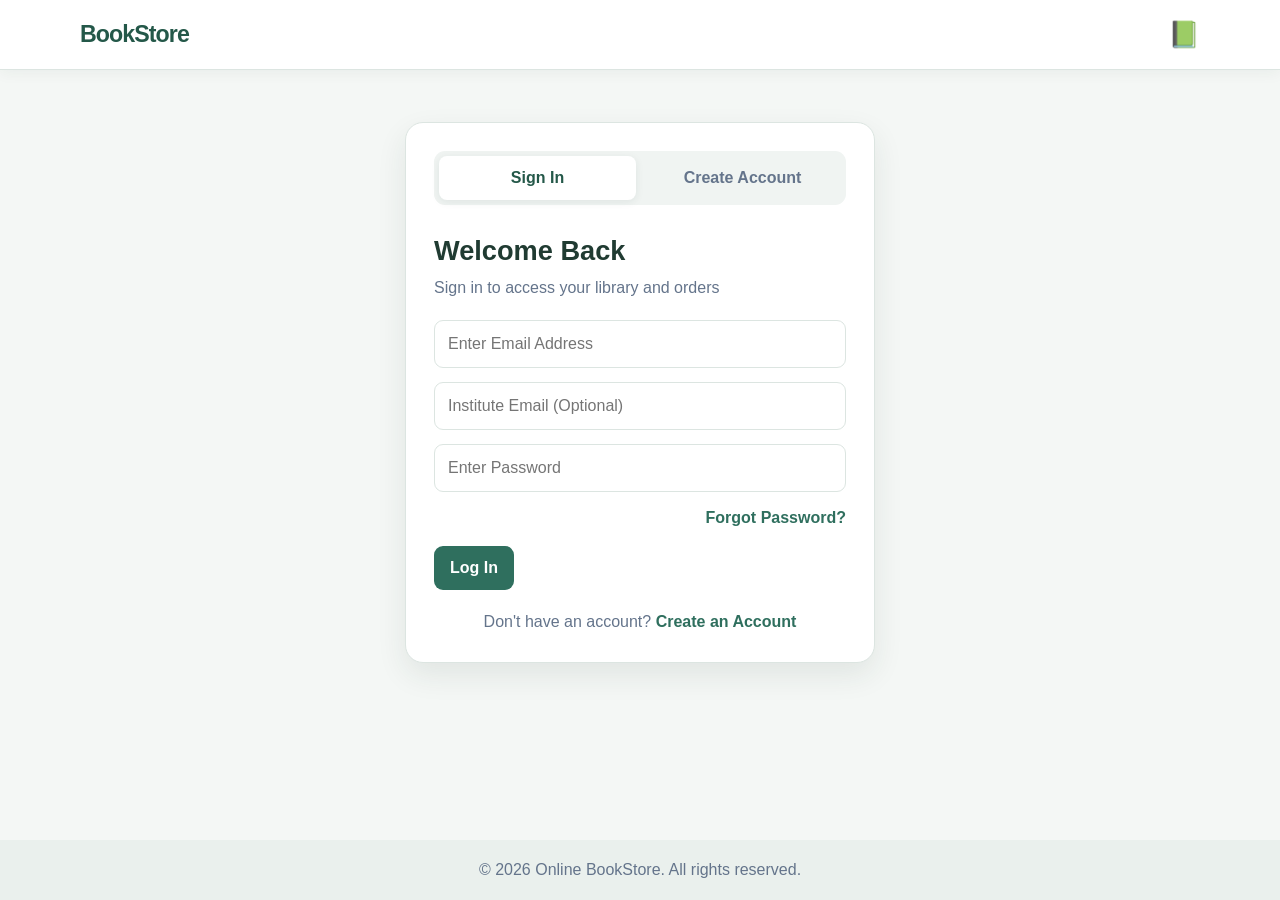
<file: index.html>
<!DOCTYPE html>
<html lang="en">
<head>
  <meta charset="UTF-8">
  <meta name="viewport" content="width=device-width, initial-scale=1.0">
  <title>BookStore - Sign In & Registration</title>
  <link rel="stylesheet" href="css/style.css">
</head>
<body>
  <header>
    <a href="index.html" class="logotitle">BookStore</a>
    <h3>📗</h3>
  </header>

  <main>
    <div class="auth-container">
      <!-- Navigation Tabs -->
      <div class="auth-tabs" id="auth-tabs">
        <button type="button" class="tab-btn active" data-target="login-view">Sign In</button>
        <button type="button" class="tab-btn" data-target="register-view">Create Account</button>
      </div>

      <!-- Sign In View -->
      <div id="login-view" class="auth-view active">
        <h2>Welcome Back</h2>
        <p style="margin-top: 0.25rem; margin-bottom: 1.25rem; color: #64748b;">
          Sign in to access your library and orders
        </p>

        <form id="login-form">
          <div class="form-group">
            <input 
              type="email" 
              id="login-email" 
              name="email"
              placeholder="Enter Email Address" 
              pattern="[a-zA-Z0-9._%+\-]+@[a-zA-Z0-9.\-]+\.[a-zA-Z]{2,}"
              title="Enter a valid email address (e.g., name@domain.com)"
              required
            >
          </div>

          <div class="form-group">
            <input 
              type="email" 
              id="login-institute-email" 
              name="institute-email"
              placeholder="Institute Email (Optional)"
              pattern="[a-zA-Z0-9._%+\-]+@[a-zA-Z0-9.\-]+\.(edu|ac\.[a-z]{2,}|edu\.[a-z]{2,})"
              title="Must end in .edu or .ac.*"
            >
          </div>

          <div class="form-group">
            <input 
              type="password" 
              id="login-password" 
              name="password"
              placeholder="Enter Password" 
              minlength="8"
              pattern="(?=.*\d)(?=.*[a-zA-Z]).{8,}"
              title="At least 8 characters with letters and numbers"
              required
            >
          </div>

          <div class="form-options">
            <a href="#" id="goto-forgot">Forgot Password?</a>
          </div>

          <button type="submit" class="btn">Log In</button>
        </form>

        <div class="auth-footer">
          Don't have an account? <a href="#" id="link-to-register">Create an Account</a>
        </div>
      </div>

      <!-- Sign Up / Register View -->
      <div id="register-view" class="auth-view">
        <h2>Join BookStore</h2>
        <p style="margin-top: 0.25rem; margin-bottom: 1.25rem; color: #64748b;">
          Create an account to start buying and selling books
        </p>

        <form id="register-form">
          <div class="form-group">
            <input 
              type="text" 
              id="register-name" 
              name="fullName"
              placeholder="Full Name" 
              required
            >
          </div>

          <div class="form-group">
            <input 
              type="email" 
              id="register-email" 
              name="email"
              placeholder="Primary Email Address" 
              pattern="[a-zA-Z0-9._%+\-]+@[a-zA-Z0-9.\-]+\.[a-zA-Z]{2,}"
              title="Enter a valid email address"
              required
            >
          </div>

          <div class="form-group">
            <input 
              type="email" 
              id="register-institute-email" 
              name="institute-email"
              placeholder="Institute Email (Optional, for student discounts)"
              pattern="[a-zA-Z0-9._%+\-]+@[a-zA-Z0-9.\-]+\.(edu|ac\.[a-z]{2,}|edu\.[a-z]{2,})"
              title="Must end in .edu or .ac.*"
            >
          </div>

          <div class="form-group">
            <input 
              type="password" 
              id="register-password" 
              name="password"
              placeholder="Create Password (min. 8 characters, letters & digits)" 
              minlength="8"
              pattern="(?=.*\d)(?=.*[a-zA-Z]).{8,}"
              title="Must contain at least 8 characters, including letters and numbers"
              required
            >
          </div>

          <div class="form-group">
            <input 
              type="password" 
              id="register-confirm-password" 
              name="confirmPassword"
              placeholder="Confirm Password" 
              required
            >
            <span class="error-hint" id="password-match-error">Passwords do not match.</span>
          </div>

          <button type="submit" class="btn">Register</button>
        </form>

        <div class="auth-footer">
          Already registered? <a href="#" id="link-to-login">Sign In</a>
        </div>
      </div>

      <!-- Forgot Password View -->
      <div id="forgot-view" class="auth-view">
        <h2>Reset Password</h2>
        <p style="margin-top: 0.25rem; margin-bottom: 1.25rem; color: #64748b;">
          Enter your registered email and we'll send you a link to reset your password.
        </p>

        <div id="reset-success-msg" class="feedback-message feedback-success">
          If that email matches an account, a password reset link has been sent.
        </div>

        <form id="forgot-form">
          <div class="form-group">
            <input 
              type="email" 
              id="forgot-email" 
              name="email"
              placeholder="Enter your registered email" 
              pattern="[a-zA-Z0-9._%+\-]+@[a-zA-Z0-9.\-]+\.[a-zA-Z]{2,}"
              title="Enter a valid email address"
              required
            >
          </div>

          <button type="submit" class="btn">Send Reset Link</button>
        </form>

        <div class="auth-footer">
          Remembered your password? <a href="#" id="link-back-to-login">Back to Sign In</a>
        </div>
      </div>
    </div>
  </main>

  <footer>
    <p>&copy; 2026 Online BookStore. All rights reserved.</p>
  </footer>

  <script src="js/cart.js"></script>
  <script src="js/app.js"></script>

  <script>
    // Tab switching and dynamic view management
    const views = {
      login: document.getElementById('login-view'),
      register: document.getElementById('register-view'),
      forgot: document.getElementById('forgot-view')
    };

    const tabsContainer = document.getElementById('auth-tabs');
    const tabButtons = document.querySelectorAll('.tab-btn');

    function switchView(viewName) {
      Object.keys(views).forEach(key => {
        views[key].classList.remove('active');
      });

      if (views[viewName]) {
        views[viewName].classList.add('active');
      }

      // Hide tabs when in Forgot Password view
      if (viewName === 'forgot') {
        tabsContainer.style.display = 'none';
      } else {
        tabsContainer.style.display = 'flex';
        tabButtons.forEach(btn => {
          btn.classList.toggle('active', btn.dataset.target === `${viewName}-view`);
        });
      }
    }

    // Tab buttons
    tabButtons.forEach(button => {
      button.addEventListener('click', () => {
        const targetView = button.dataset.target.replace('-view', '');
        switchView(targetView);
      });
    });

    // In-page anchor transitions
    document.getElementById('goto-forgot').addEventListener('click', (e) => {
      e.preventDefault();
      switchView('forgot');
    });

    document.getElementById('link-to-register').addEventListener('click', (e) => {
      e.preventDefault();
      switchView('register');
    });

    document.getElementById('link-to-login').addEventListener('click', (e) => {
      e.preventDefault();
      switchView('login');
    });

    document.getElementById('link-back-to-login').addEventListener('click', (e) => {
      e.preventDefault();
      switchView('login');
    });

    // Registration password matching check
    const registerPassword = document.getElementById('register-password');
    const confirmPassword = document.getElementById('register-confirm-password');
    const matchError = document.getElementById('password-match-error');

    function validatePasswordMatch() {
      if (confirmPassword.value && registerPassword.value !== confirmPassword.value) {
        confirmPassword.setCustomValidity('Passwords do not match');
        matchError.style.display = 'block';
      } else {
        confirmPassword.setCustomValidity('');
        matchError.style.display = 'none';
      }
    }

    registerPassword.addEventListener('input', validatePasswordMatch);
    confirmPassword.addEventListener('input', validatePasswordMatch);

    // Form handlers
    document.getElementById('forgot-form').addEventListener('submit', (e) => {
      e.preventDefault();
      document.getElementById('reset-success-msg').style.display = 'block';
      document.getElementById('forgot-form').reset();
    });

    document.getElementById('login-form').addEventListener('submit', (e) => {
      e.preventDefault();
      // Add authentication logic here, then redirect:
      window.location.href = 'shop.html';
    });

    document.getElementById('register-form').addEventListener('submit', (e) => {
      e.preventDefault();
      // Add registration logic here:
      window.location.href = 'shop.html';
    });
  </script>
</body>
</html>
</file>
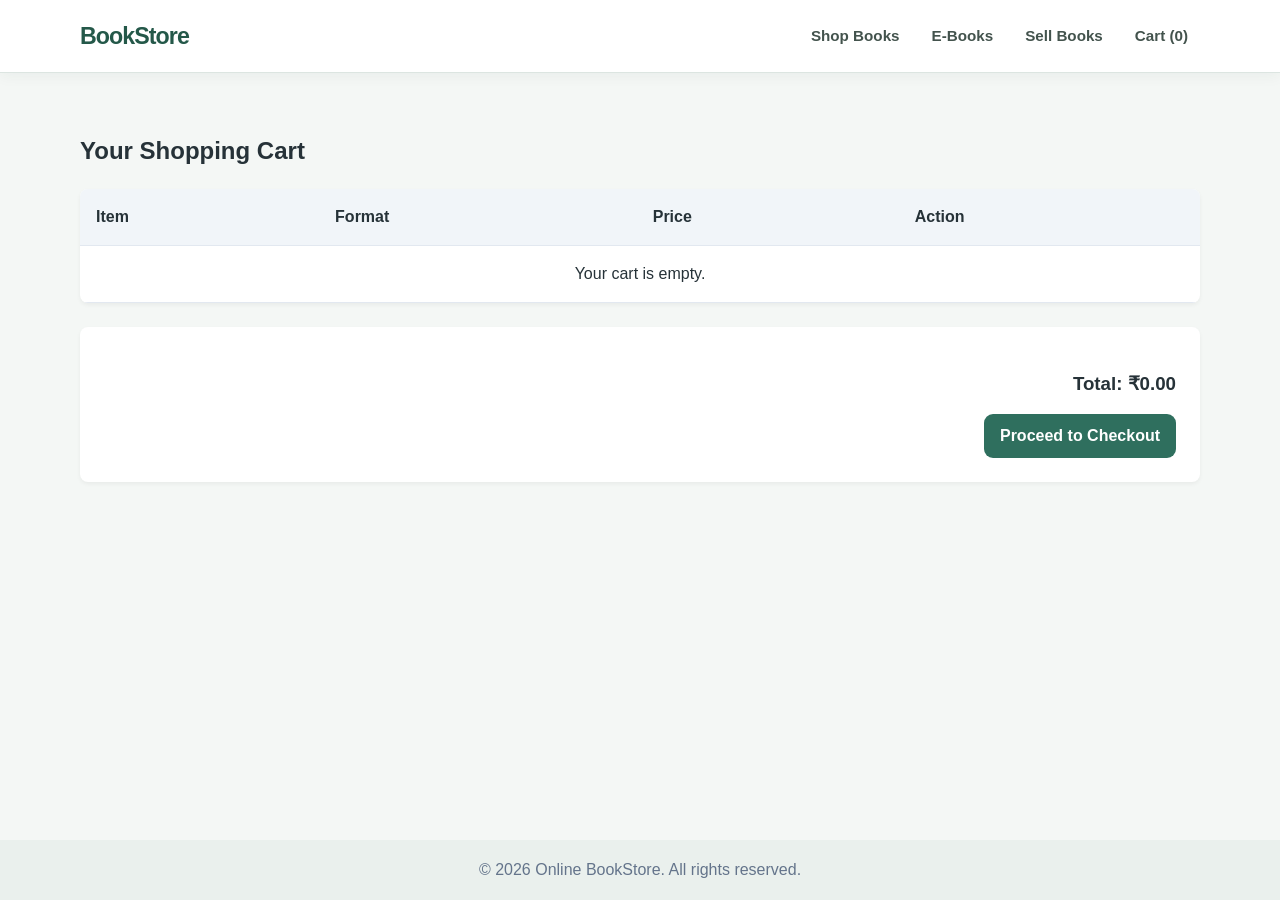
<file: cart.html>
<!DOCTYPE html>
<html lang="en">
<head>
  <meta charset="UTF-8">
  <title>BookStore - Cart</title>
  <link rel="stylesheet" href="css/style.css">
  <link rel="stylesheet" href="css/cart.css">
</head>
<body>
  <header>
    <nav>
      <a href="index.html" class="logo">BookStore</a>
      <ul class="nav-links">
        <li><a href="shop.html">Shop Books</a></li>
        <li><a href="ebook.html">E-Books</a></li>
        <li><a href="sellbook.html">Sell Books</a></li>
        <li><a href="cart.html">Cart (<span id="cart-count">0</span>)</a></li>
      </ul>
    </nav>
  </header>

  <main>
    <h2>Your Shopping Cart</h2>
    <div style="margin-top: 1rem;">
      <table class="cart-table">
        <thead>
          <tr>
            <th>Item</th>
            <th>Format</th>
            <th>Price</th>
            <th>Action</th>
          </tr>
        </thead>
        <tbody id="cart-items-body">
          <!-- Populated by JavaScript -->
        </tbody>
      </table>

      <div class="cart-summary">
        <h3>Total: ₹<span id="cart-total">0.00</span></h3>
        <a href="checkout.html" class="btn" style="text-decoration: none;">Proceed to Checkout</a>
      </div>
    </div>
  </main>

  <footer>
    <p>&copy; 2026 Online BookStore. All rights reserved.</p>
  </footer>

  <script src="js/cart.js"></script>
  <script>
    // Inline rendering logic to populate the cart table
    function renderCart() {
      const cart = getCart();
      const tbody = document.getElementById("cart-items-body");
      const totalElement = document.getElementById("cart-total");
      tbody.innerHTML = "";

      if (cart.length === 0) {
        tbody.innerHTML = "<tr><td colspan='4' style='text-align:center;'>Your cart is empty.</td></tr>";
        totalElement.textContent = "0.00";
        return;
      }

      let total = 0;
      cart.forEach((item, index) => {
        total += item.price;
        const row = document.createElement("tr");
        row.innerHTML = `
          <td>${item.title}</td>
          <td>${item.type}</td>
          <td>$${item.price.toFixed(2)}</td>
          <td><button class="btn-remove" onclick="removeFromCart(${index})">Remove</button></td>
        `;
        tbody.appendChild(row);
      });

      totalElement.textContent = total.toFixed(2);
    }

    document.addEventListener("DOMContentLoaded", renderCart);
  </script>
</body>
</html>
</file>
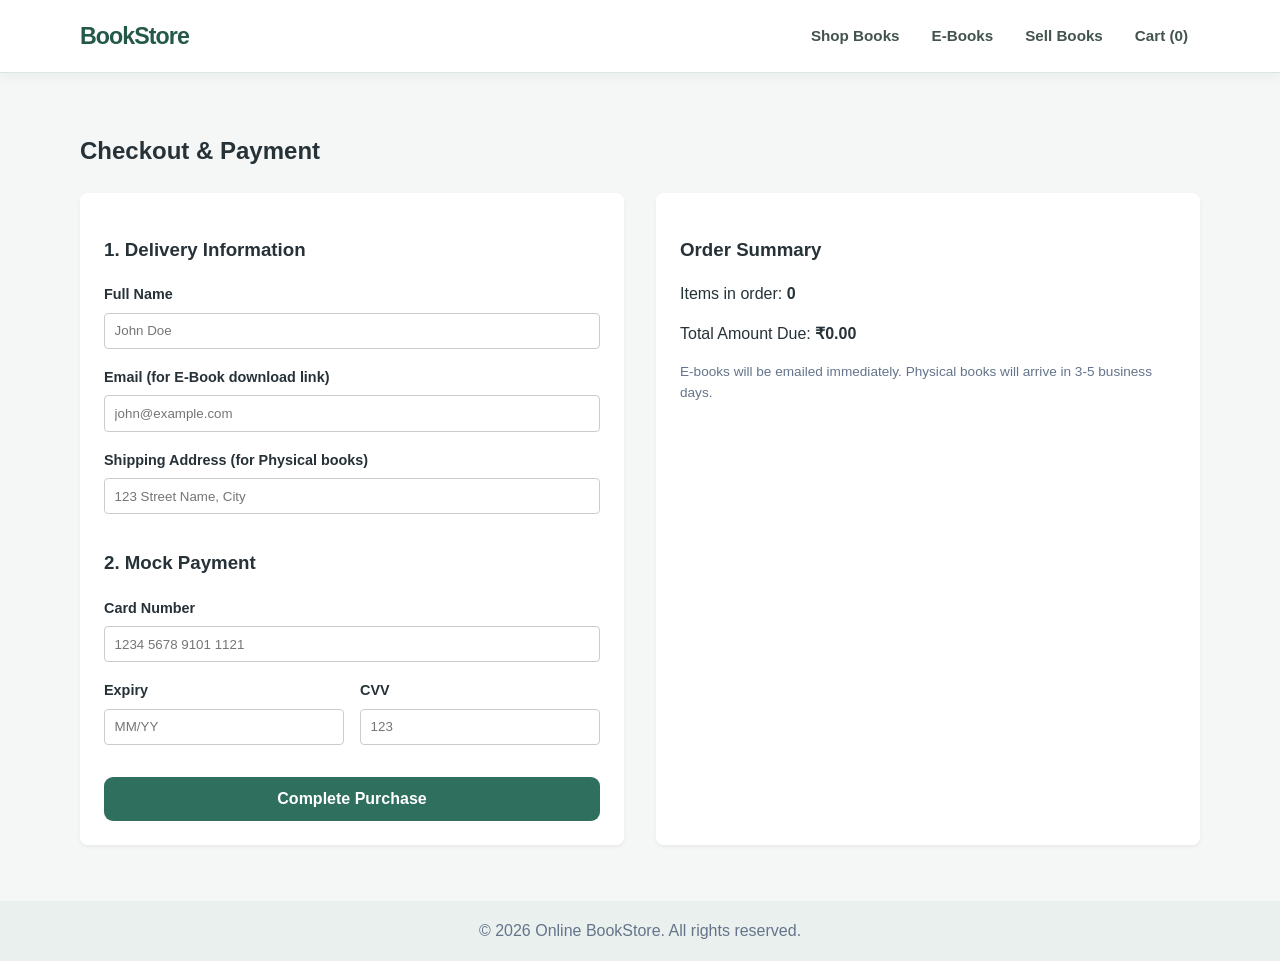
<file: checkout.html>
<!DOCTYPE html>
<html lang="en">
<head>
  <meta charset="UTF-8">
  <title>BookStore - Checkout</title>
  <link rel="stylesheet" href="css/style.css">
  <link rel="stylesheet" href="css/cart.css">
</head>
<body>
  <header>
    <nav>
      <a href="index.html" class="logo">BookStore</a>
      <ul class="nav-links">
        <li><a href="shop.html">Shop Books</a></li>
        <li><a href="ebook.html">E-Books</a></li>
        <li><a href="sellbook.html">Sell Books</a></li>
        <li><a href="cart.html">Cart (<span id="cart-count">0</span>)</a></li>
      </ul>
    </nav>
  </header>

  <main>
    <h2>Checkout & Payment</h2>
    <div class="checkout-grid" style="margin-top: 1.5rem;">
      <!-- Customer Info Form -->
      <form class="checkout-form" id="checkout-form">
        <h3>1. Delivery Information</h3>
        <label>Full Name</label>
        <input type="text" placeholder="John Doe" required>

        <label>Email (for E-Book download link)</label>
        <input type="email" placeholder="john@example.com" required>

        <label>Shipping Address (for Physical books)</label>
        <input type="text" placeholder="123 Street Name, City">

        <h3>2. Mock Payment</h3>
        <label>Card Number</label>
        <input type="text" placeholder="1234 5678 9101 1121" required>

        <div style="display: flex; gap: 1rem;">
          <div style="flex: 1;">
            <label>Expiry</label>
            <input type="text" placeholder="MM/YY" required>
          </div>
          <div style="flex: 1;">
            <label>CVV</label>
            <input type="text" placeholder="123" required>
          </div>
        </div>

        <button type="submit" class="btn" style="width: 100%; margin-top: 1rem;">Complete Purchase</button>
      </form>

      <!-- Order Summary -->
      <div class="checkout-form">
        <h3>Order Summary</h3>
        <p style="margin: 1rem 0;">Items in order: <strong id="order-count">0</strong></p>
        <p style="margin: 1rem 0;">Total Amount Due: <strong>₹<span id="order-total">0.00</span></strong></p>
        <p style="color: #64748b; font-size: 0.85rem;">E-books will be emailed immediately. Physical books will arrive in 3-5 business days.</p>
      </div>
    </div>
  </main>

  <footer>
    <p>&copy; 2026 Online BookStore. All rights reserved.</p>
  </footer>

  <script src="js/cart.js"></script>
  <script>
    document.addEventListener("DOMContentLoaded", function () {
      const cart = getCart();
      const countElement = document.getElementById("order-count");
      const totalElement = document.getElementById("order-total");

      countElement.textContent = cart.length;
      const total = cart.reduce((sum, item) => sum + item.price, 0);
      totalElement.textContent = total.toFixed(2);

      const checkoutForm = document.getElementById("checkout-form");
      checkoutForm.addEventListener("submit", function (e) {
        e.preventDefault();
        alert("Payment successful! Your order has been placed.");
        localStorage.removeItem("bookstore_cart");
        window.location.href = "shop.html";
      });
    });
  </script>
</body>
</html>
</file>
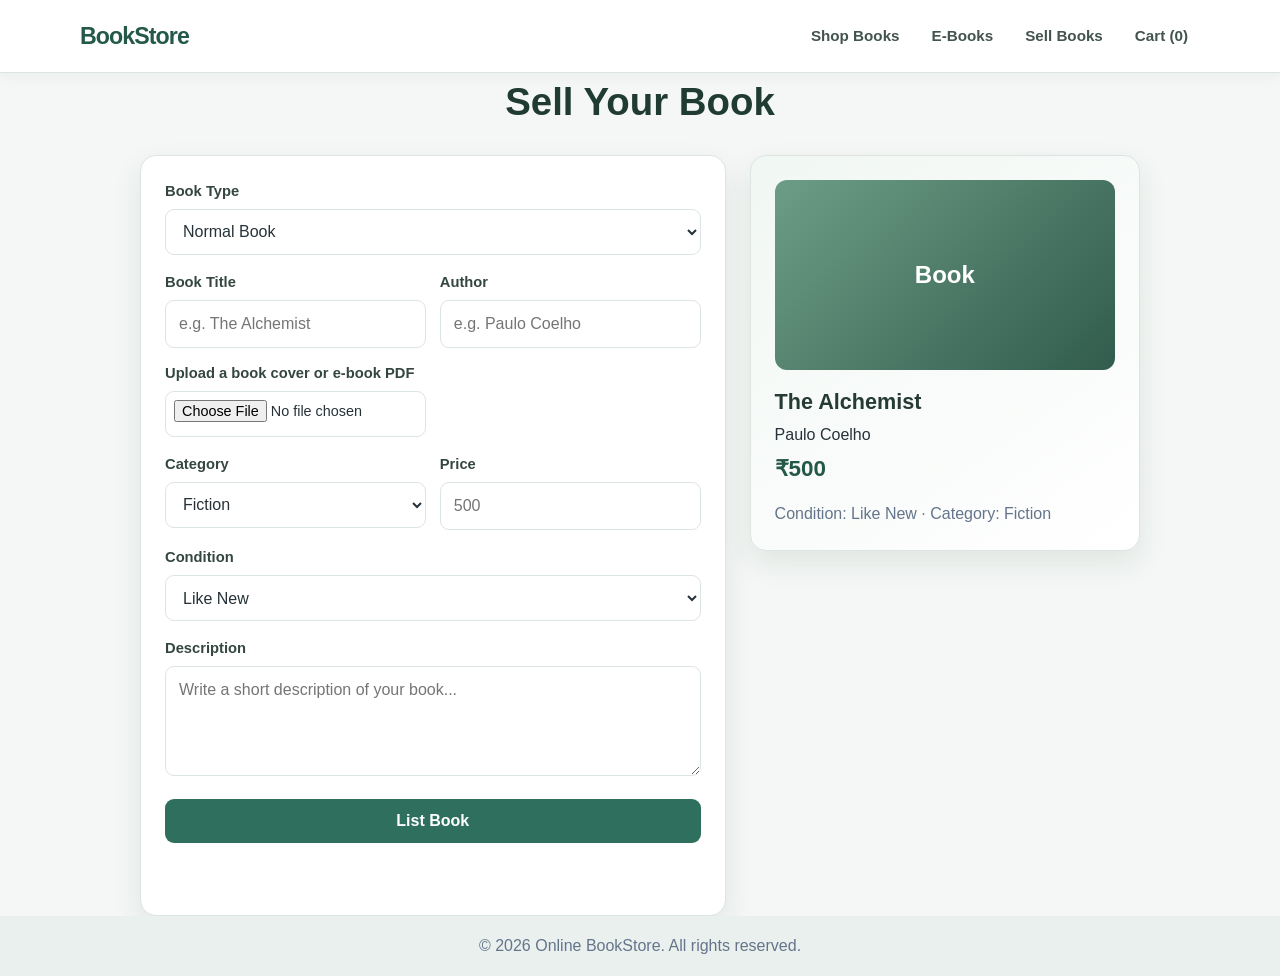
<file: sellbook.html>
<!DOCTYPE html>
<html lang="en">
<head>
  <meta charset="UTF-8" />
  <meta name="viewport" content="width=device-width, initial-scale=1.0" />
  <title>Sell Your Book</title>
  <link rel="stylesheet" href="css/style.css" />
</head>
<body>
    <header>
    <nav>
      <a href="index.html" class="logo">BookStore</a>
      <ul class="nav-links">
        <li><a href="shop.html">Shop Books</a></li>
        <li><a href="ebook.html">E-Books</a></li>
        <li><a href="sellbook.html">Sell Books</a></li>
        <li><a href="cart.html">Cart (<span id="cart-count">0</span>)</a></li>
      </ul>
    </nav>
  </header>

  <div class="container">
    <div class="header">
      <h1>Sell Your Book</h1>
    </div>

    <div class="grid">
      <div class="card">
        <form id="sellForm">
            <div>
              <label for="Type">Book Type</label>
              <select id="Type">
                <option>Normal Book</option>
                <option>3D Book</option>
                <option>Pratical Book</option>
                <option>E Book</option>
                <option>magical Book</option>
              </select>
            </div>

          <div class="form-row">
            <div>
              <label for="bookTitle">Book Title</label>
              <input type="text" id="bookTitle" placeholder="e.g. The Alchemist" required />
            </div>
            <div>
              <label for="author">Author</label>
              <input type="text" id="author" placeholder="e.g. Paulo Coelho" required />
            </div>
            <div>
  <label for="file-upload">Upload a book cover or e-book PDF</label>
  <input 
    type="file" 
    id="file-upload" 
    name="file-upload" 
    accept="image/*,application/pdf"
  >
</div>
          </div>

          <div class="form-row">
            <div>
              <label for="category">Category</label>
              <select id="category">
                <option>Fiction</option>
                <option>Science</option>
                <option>History</option>
                <option>Technology</option>
                <option>Academic</option>
              </select>
            </div>
            <div>
              <label for="price">Price</label>
              <input type="number" id="price" placeholder="500" min="0.01" step="0.01" required />
            </div>
          </div>

          <div>
            <label for="condition">Condition</label>
            <select id="condition">
              <option>Like New</option>
              <option>Good</option>
              <option>Fair</option>
              <option>Poor</option>
            </select>
          </div>

          <div>
            <label for="description">Description</label>
            <textarea id="description" placeholder="Write a short description of your book..."></textarea>
          </div>

          <button type="submit">List Book</button>
          <p id="sell-message" role="status" aria-live="polite"></p>
        </form>
      </div>

      <div class="book-preview card">
        <div class="book-image">Book</div>
        <h3 id="previewTitle">The Alchemist</h3>
        <div id="previewAuthor">Paulo Coelho</div>
        <div class="price" id="previewPrice">$500</div>
        <div class="summary" id="previewSummary">
          Condition: Like New<br />
          Category: Fiction
        </div>
      </div>
    </div>
  </div>

  <script src="js/cart.js"></script>
  <script src="js/books.js"></script>

  <footer>
    <p>&copy; 2026 Online BookStore. All rights reserved.</p>
  </footer>
</body>
</html>
</file>
<file: css/style.css>
/* Shared layout and typography */
:root {
  color-scheme: light;
  --color-ink: #263238;
  --color-muted: #64748b;
  --color-brand: #2f6f5e;
  --color-brand-dark: #245849;
  --color-brand-light: #e8f3ee;
  --color-border: #dce5e1;
  --color-surface: #ffffff;
  --color-page: #f4f7f5;
  --shadow-card: 0 12px 30px rgba(28, 54, 45, 0.09);
}

* {
  box-sizing: border-box;
}

html {
  min-width: 320px;
}

body {
  min-height: 100vh;
  margin: 0;
  display: flex;
  flex-direction: column;
  background: var(--color-page);
  color: var(--color-ink);
  font-family: Arial, Helvetica, sans-serif;
  line-height: 1.5;
}

a {
  color: var(--color-brand);
}

header {
  background: var(--color-surface);
  border-bottom: 1px solid var(--color-border);
  box-shadow: 0 3px 14px rgba(28, 54, 45, 0.05);
}

header nav {
  width: min(1120px, calc(100% - 40px));
  min-height: 72px;
  margin: 0 auto;
  display: flex;
  align-items: center;
  justify-content: space-between;
  gap: 24px;
}

.logo,
.logotitle {
  color: var(--color-brand-dark);
  font-size: 1.45rem;
  font-weight: 800;
  letter-spacing: -0.04em;
  text-decoration: none;
  white-space: nowrap;
}

.nav-links {
  display: flex;
  align-items: center;
  gap: 8px;
  margin: 0;
  padding: 0;
  list-style: none;
}

.nav-links a {
  display: block;
  padding: 9px 12px;
  border-radius: 8px;
  color: #43534d;
  font-size: 0.95rem;
  font-weight: 600;
  text-decoration: none;
  transition: background-color 160ms ease, color 160ms ease;
}

.nav-links a:hover,
.nav-links a:focus-visible {
  background: var(--color-brand-light);
  color: var(--color-brand-dark);
}

main {
  width: min(1120px, calc(100% - 40px));
  flex: 1;
  margin: 0 auto;
  padding: 40px 0 56px;
}

footer {
  padding: 18px 20px;
  background: #eaf0ed;
  color: var(--color-muted);
  text-align: center;
}

footer p {
  margin: 0;
}

/* Sign in, registration, and password reset */
body:has(.auth-container) > header {
  min-height: 70px;
  padding: 0 max(20px, calc((100% - 1120px) / 2));
  display: flex;
  align-items: center;
  justify-content: space-between;
}

body:has(.auth-container) > header h3 {
  margin: 0;
  font-size: 1.6rem;
}

.auth-container {
  width: min(100%, 470px);
  margin: 12px auto;
  padding: 28px;
  border: 1px solid var(--color-border);
  border-radius: 18px;
  background: var(--color-surface);
  box-shadow: var(--shadow-card);
}

.auth-tabs {
  display: flex;
  gap: 8px;
  margin-bottom: 26px;
  padding: 5px;
  border-radius: 11px;
  background: #f0f4f2;
}

.tab-btn {
  flex: 1;
  padding: 10px 12px;
  border: 0;
  border-radius: 8px;
  background: transparent;
  color: var(--color-muted);
  cursor: pointer;
  font: inherit;
  font-weight: 700;
}

.tab-btn.active {
  background: var(--color-surface);
  color: var(--color-brand-dark);
  box-shadow: 0 2px 8px rgba(28, 54, 45, 0.08);
}

.auth-view {
  display: none;
}

.auth-view.active {
  display: block;
}

.auth-view h2 {
  margin: 0;
  color: #203b32;
  font-size: 1.7rem;
}

.auth-view > p {
  color: var(--color-muted);
}

.form-group {
  margin-bottom: 14px;
}

.form-group input,
.grid input,
.grid select,
.grid textarea {
  width: 100%;
  min-height: 46px;
  padding: 11px 13px;
  border: 1px solid var(--color-border);
  border-radius: 9px;
  background: #fff;
  color: var(--color-ink);
  font: inherit;
}

.form-group input:focus,
.grid input:focus,
.grid select:focus,
.grid textarea:focus {
  border-color: var(--color-brand);
  outline: 3px solid rgba(47, 111, 94, 0.14);
}

.form-options {
  margin: 2px 0 16px;
  text-align: right;
}

.form-options a,
.auth-footer a {
  font-weight: 600;
  text-decoration: none;
}

.form-options a:hover,
.auth-footer a:hover {
  text-decoration: underline;
}

.auth-footer {
  margin-top: 20px;
  color: var(--color-muted);
  text-align: center;
}

.error-hint {
  display: block;
  margin-top: 5px;
  color: #b42318;
  font-size: 0.88rem;
}

.feedback-message {
  display: none;
  margin: 0 0 16px;
  padding: 12px;
  border-radius: 8px;
}

.feedback-message.feedback-success {
  background: #e9f7ef;
  color: #21633e;
}

/* Book shop and e-book library */
.section-title {
  margin: 0 0 24px;
  color: #203b32;
  font-size: clamp(1.6rem, 3vw, 2rem);
}

#user-greeting:empty {
  display: none;
}

.book-grid {
  display: grid;
  grid-template-columns: repeat(auto-fit, minmax(205px, 1fr));
  gap: 22px;
}

.book-card {
  position: relative;
  display: flex;
  min-width: 0;
  flex-direction: column;
  padding: 15px;
  overflow: hidden;
  border: 1px solid var(--color-border);
  border-radius: 14px;
  background: var(--color-surface);
  box-shadow: 0 5px 16px rgba(28, 54, 45, 0.06);
  transition: transform 160ms ease, box-shadow 160ms ease;
}

.book-card:hover {
  transform: translateY(-3px);
  box-shadow: var(--shadow-card);
}

.book-card img {
  width: 100%;
  height: 220px;
  margin-bottom: 14px;
  border-radius: 8px;
  background: #edf1ef;
  object-fit: cover;
}

.book-cover-placeholder {
  display: grid;
  width: 100%;
  height: 220px;
  margin-bottom: 14px;
  place-items: center;
  border-radius: 8px;
  background: linear-gradient(135deg, #e8f3ee, #d2e3da);
  color: var(--color-brand-dark);
  font-weight: 700;
  text-align: center;
}

.uploaded-book-description {
  margin: 0 0 12px;
  color: var(--color-muted);
  font-size: 0.9rem;
  overflow-wrap: anywhere;
}

.ebook-file-link {
  margin: 0 0 12px;
  font-weight: 700;
}

.badge {
  align-self: flex-start;
  margin-bottom: 9px;
  padding: 5px 9px;
  border-radius: 999px;
  font-size: 0.76rem;
  font-weight: 700;
  line-height: 1.35;
}

.badge-physical {
  background: #e8f3ee;
  color: #28614f;
}

.badge-ebook {
  background: #edf0ff;
  color: #424e9b;
}

.book-card h3 {
  margin: 0 0 4px;
  color: #263b33;
  font-size: 1.05rem;
  line-height: 1.35;
}

.book-card p {
  margin: 0 0 12px;
  color: var(--color-muted);
  font-size: 0.92rem;
}

.price {
  margin-top: auto;
  padding: 5px 0 12px;
  color: var(--color-brand-dark);
  font-size: 1.15rem;
  font-weight: 800;
}

.btn,
.grid button {
  display: inline-flex;
  min-height: 44px;
  align-items: center;
  justify-content: center;
  padding: 10px 16px;
  border: 0;
  border-radius: 9px;
  background: var(--color-brand);
  color: #fff;
  cursor: pointer;
  font: inherit;
  font-weight: 700;
  text-align: center;
  text-decoration: none;
  transition: background-color 160ms ease, transform 160ms ease;
}

.btn:hover,
.grid button:hover {
  transform: translateY(-1px);
  background: var(--color-brand-dark);
}

.btn:focus-visible,
.grid button:focus-visible,
.tab-btn:focus-visible {
  outline: 3px solid rgba(47, 111, 94, 0.35);
  outline-offset: 2px;
}

/* Sell a book */
.container {
  width: min(100%, 1000px);
  margin: 0 auto;
}

.header {
  margin-bottom: 24px;
  text-align: center;
}

.header h1 {
  margin: 0;
  color: #203b32;
  font-size: clamp(1.8rem, 4vw, 2.4rem);
}

.grid {
  display: grid;
  grid-template-columns: minmax(0, 1.2fr) minmax(260px, 0.8fr);
  align-items: start;
  gap: 24px;
}

.card {
  min-width: 0;
  padding: 24px;
  border: 1px solid var(--color-border);
  border-radius: 16px;
  background: var(--color-surface);
  box-shadow: var(--shadow-card);
}

.grid form {
  display: grid;
  gap: 16px;
}

.grid .form-row {
  display: grid;
  grid-template-columns: repeat(2, minmax(0, 1fr));
  gap: 14px;
}

.grid label {
  display: block;
  margin-bottom: 7px;
  color: #34463f;
  font-size: 0.92rem;
  font-weight: 700;
}

.grid input[type="file"] {
  padding: 8px;
  font-size: 0.9rem;
}

.grid textarea {
  min-height: 110px;
  resize: vertical;
}

.grid button {
  width: 100%;
}

.book-preview {
  background: linear-gradient(145deg, #f1f7f3, #fff);
}

.book-image {
  display: flex;
  height: 190px;
  align-items: center;
  justify-content: center;
  margin-bottom: 16px;
  border-radius: 12px;
  background: linear-gradient(135deg, #6d9d86, #315c4d);
  color: #fff;
  font-size: 1.5rem;
  font-weight: 800;
}

.book-image img {
  width: 100%;
  height: 100%;
  border-radius: 12px;
  object-fit: cover;
}

.book-preview h3 {
  margin: 0 0 5px;
  color: #263b33;
  font-size: 1.35rem;
}

.book-preview .price {
  padding-bottom: 4px;
  font-size: 1.4rem;
}

.summary {
  margin-top: 12px;
  color: var(--color-muted);
  overflow-wrap: anywhere;
}

@media (max-width: 760px) {
  header nav {
    width: min(100% - 28px, 1120px);
    padding: 12px 0;
    align-items: flex-start;
    flex-direction: column;
    gap: 8px;
  }

  .nav-links {
    width: 100%;
    flex-wrap: wrap;
    gap: 2px;
  }

  .nav-links a {
    padding: 8px 9px;
    font-size: 0.9rem;
  }

  main {
    width: min(100% - 28px, 1120px);
    padding: 28px 0 40px;
  }

  .grid {
    grid-template-columns: 1fr;
  }
}

@media (max-width: 520px) {
  .book-grid {
    grid-template-columns: repeat(2, minmax(0, 1fr));
    gap: 12px;
  }

  .book-card {
    padding: 10px;
  }

  .book-card img {
    height: 170px;
  }

  .book-cover-placeholder {
    height: 170px;
  }

  .book-card h3 {
    font-size: 0.96rem;
  }

  .book-card .btn {
    padding: 9px 8px;
    font-size: 0.88rem;
  }

  .grid .form-row {
    grid-template-columns: 1fr;
  }

  .card,
  .auth-container {
    padding: 19px;
  }
}
</file>
<file: css/cart.css>
.cart-table {
  width: 100%;
  border-collapse: collapse;
  background: white;
  border-radius: 8px;
  overflow: hidden;
  box-shadow: 0 2px 4px rgba(0,0,0,0.05);
}

.cart-table th, .cart-table td {
  padding: 1rem;
  text-align: left;
  border-bottom: 1px solid #e2e8f0;
}

.cart-table th {
  background-color: #f1f5f9;
}

.btn-remove {
  background-color: #ef4444;
  color: white;
  border: none;
  padding: 0.3rem 0.6rem;
  border-radius: 4px;
  cursor: pointer;
}

.cart-summary {
  margin-top: 1.5rem;
  text-align: right;
  background: white;
  padding: 1.5rem;
  border-radius: 8px;
  box-shadow: 0 2px 4px rgba(0,0,0,0.05);
}

.cart-summary h3 {
  margin-bottom: 1rem;
}

.checkout-grid {
  display: grid;
  grid-template-columns: 1fr 1fr;
  gap: 2rem;
}

.checkout-form {
  background: white;
  padding: 1.5rem;
  border-radius: 8px;
  box-shadow: 0 2px 4px rgba(0,0,0,0.05);
}

.checkout-form label {
  font-weight: bold;
  font-size: 0.9rem;
}

.checkout-form input {
  width: 100%;
  padding: 0.6rem;
  margin: 0.4rem 0 1rem;
  border: 1px solid #ccc;
  border-radius: 4px;
}
</file>
